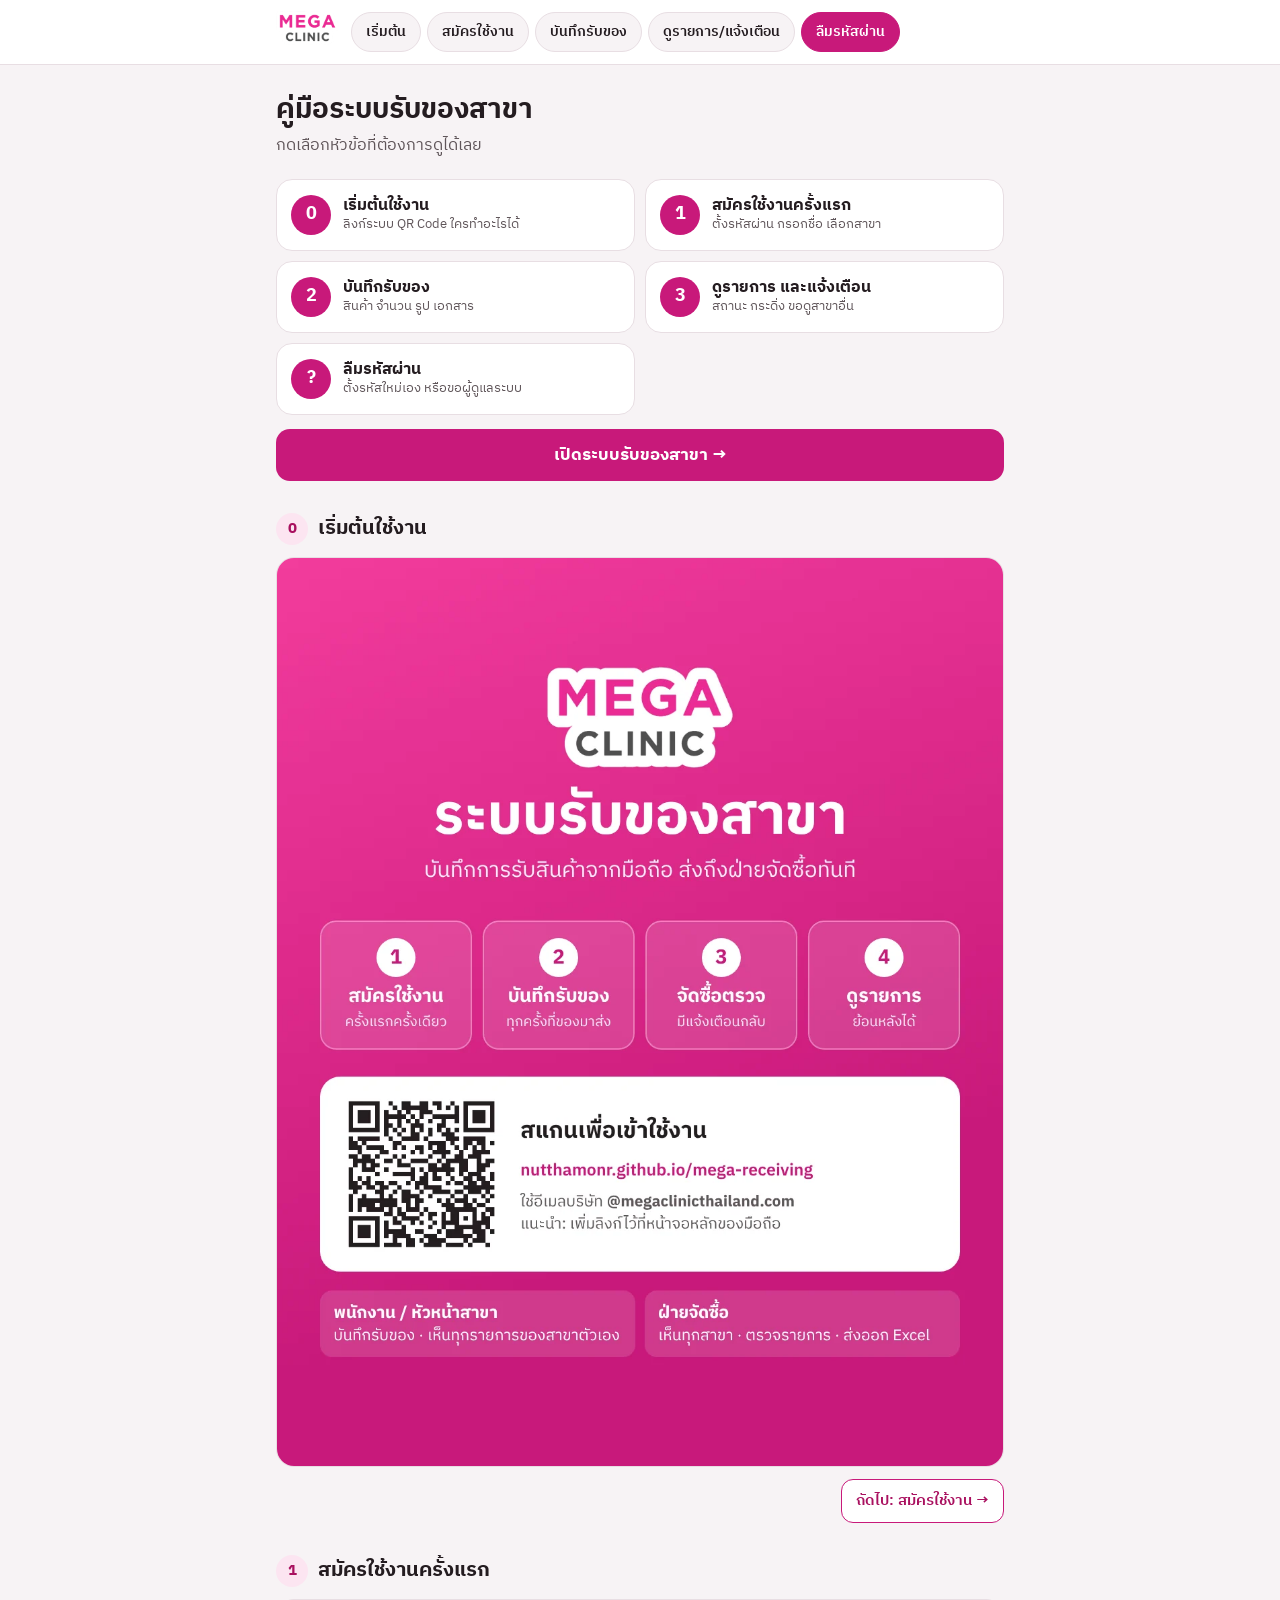
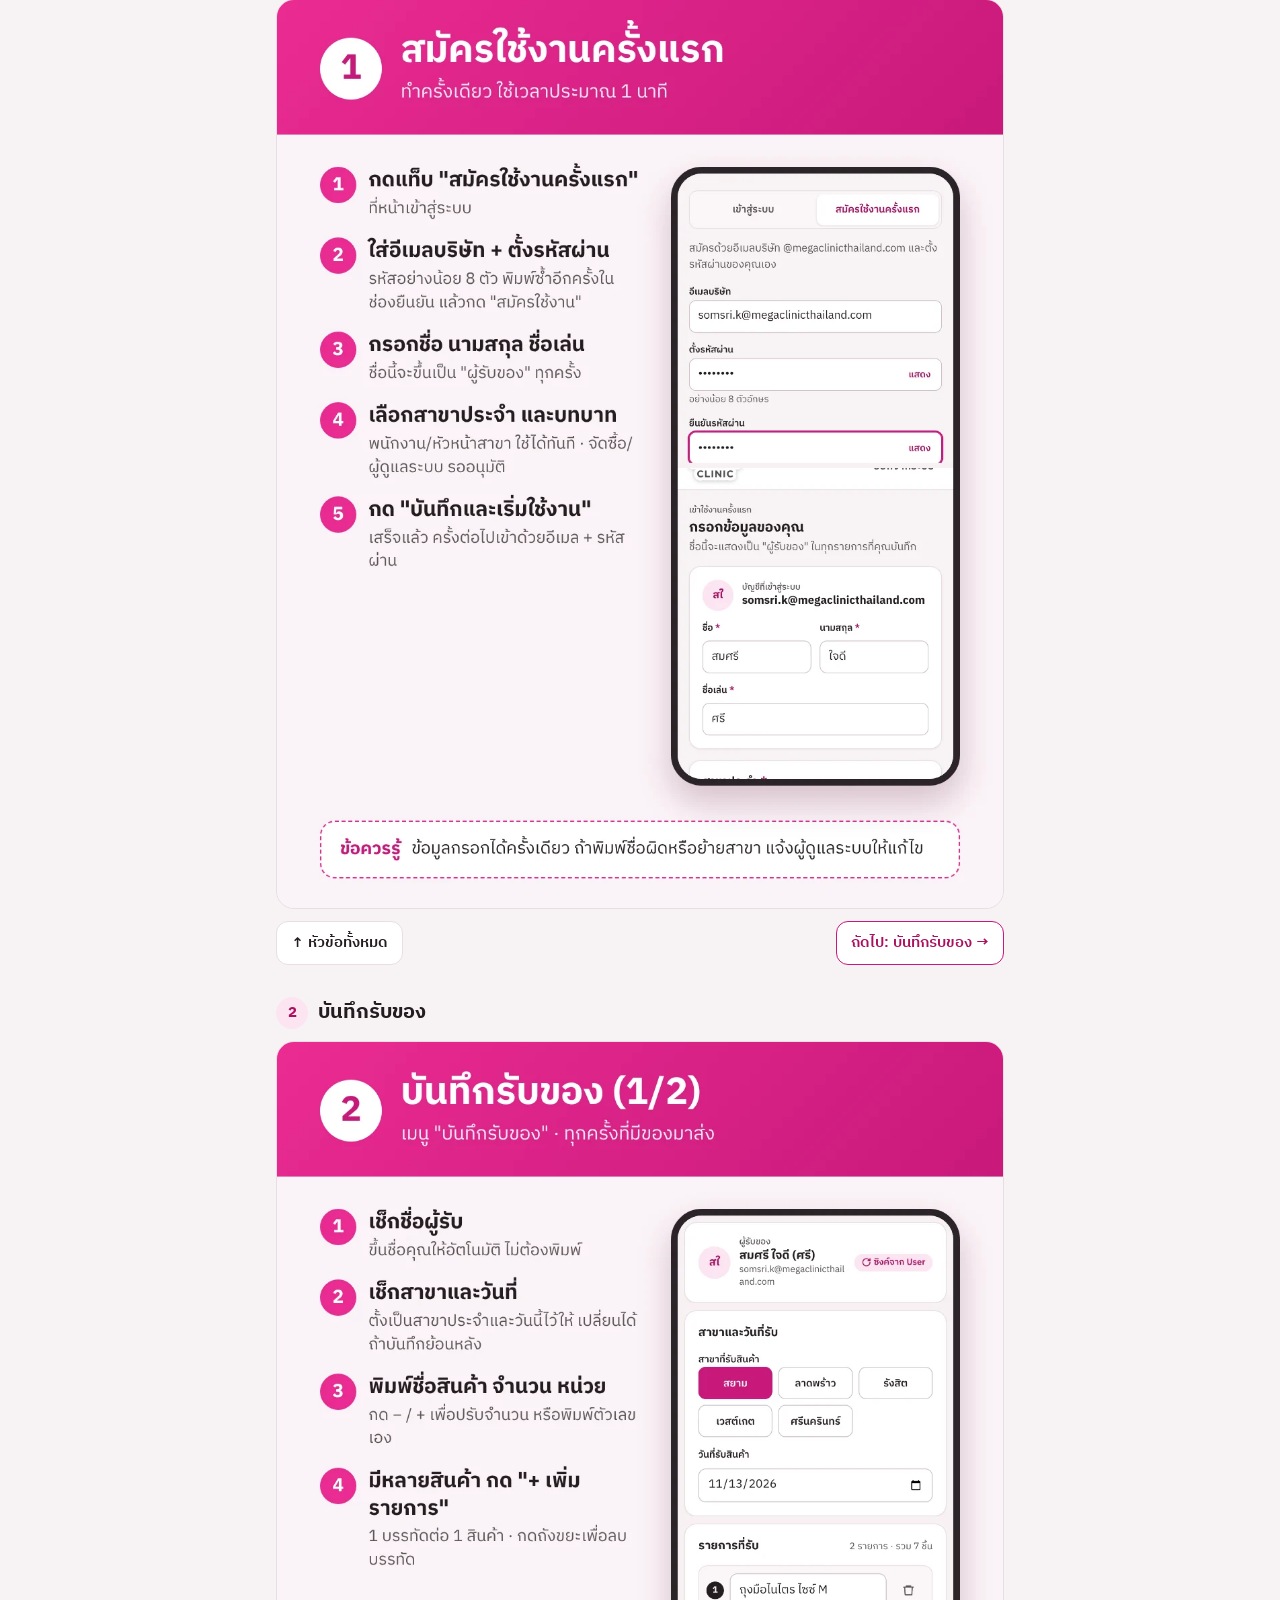
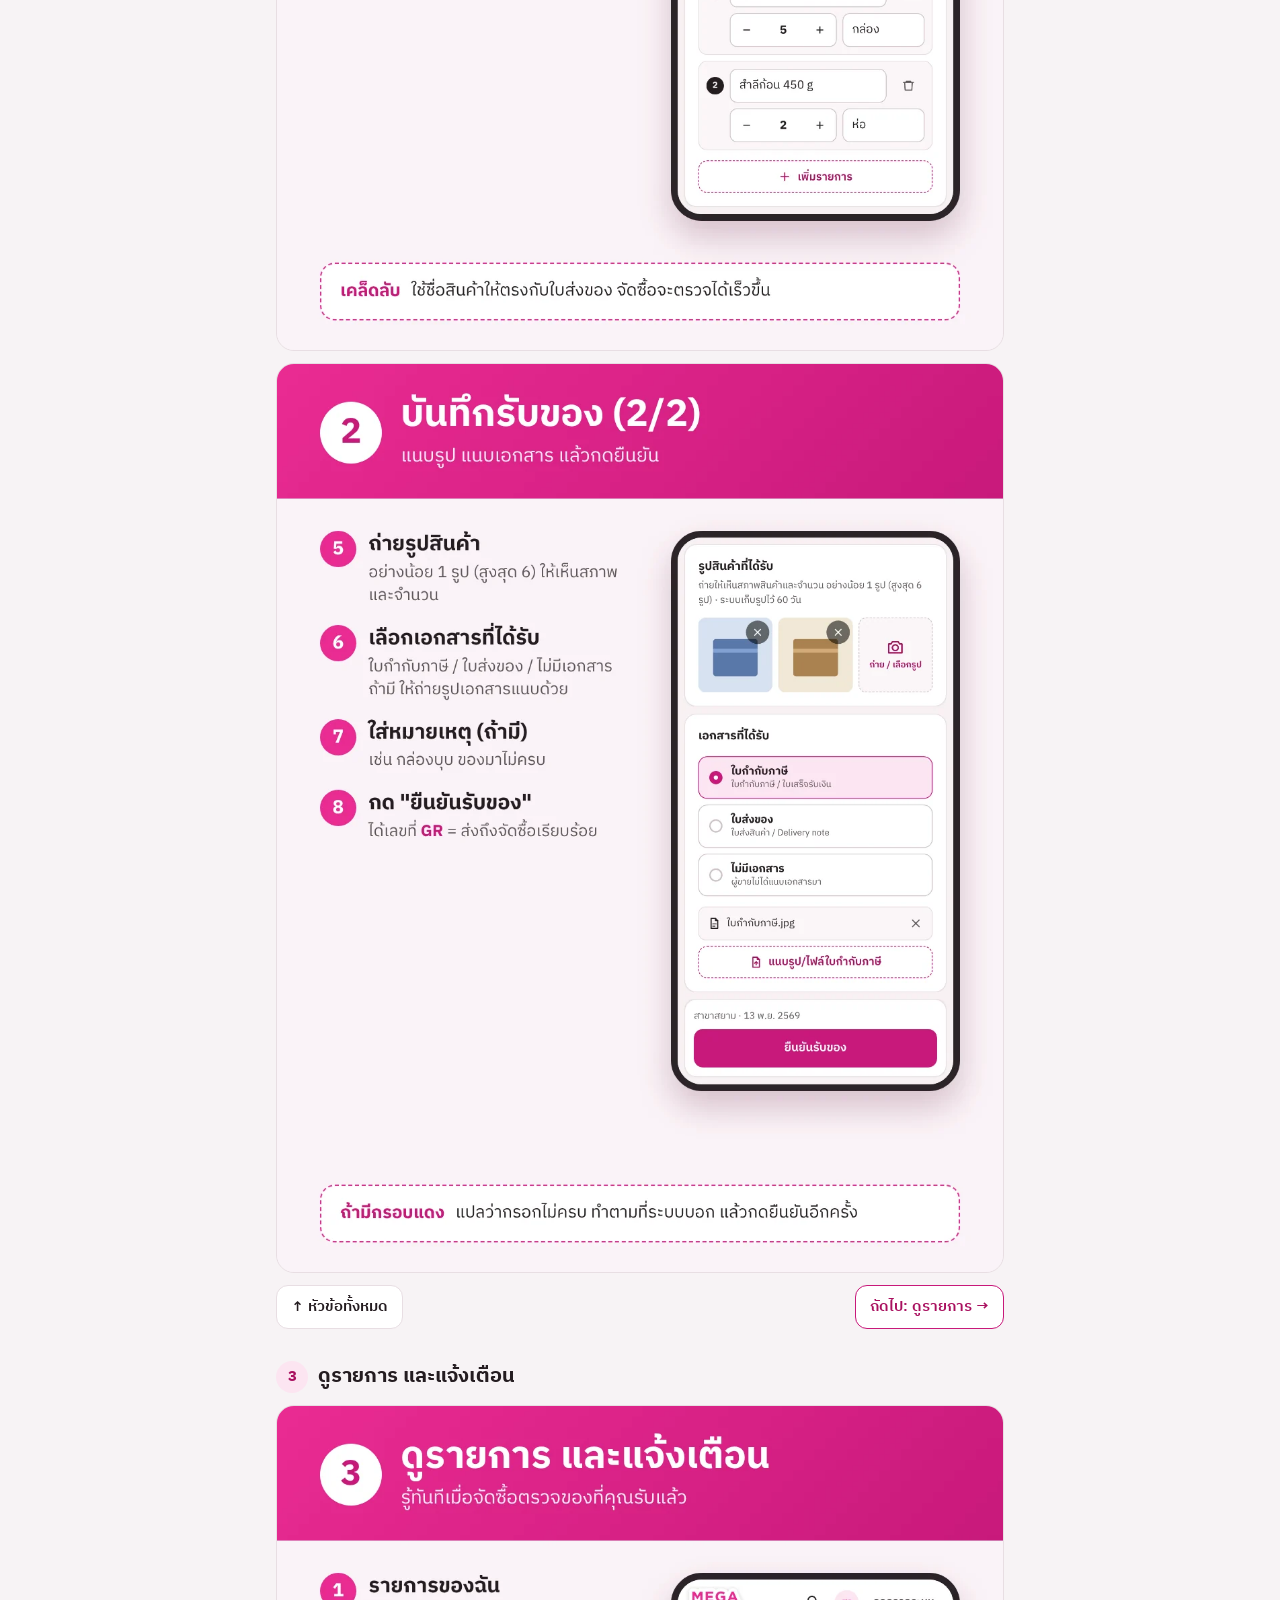
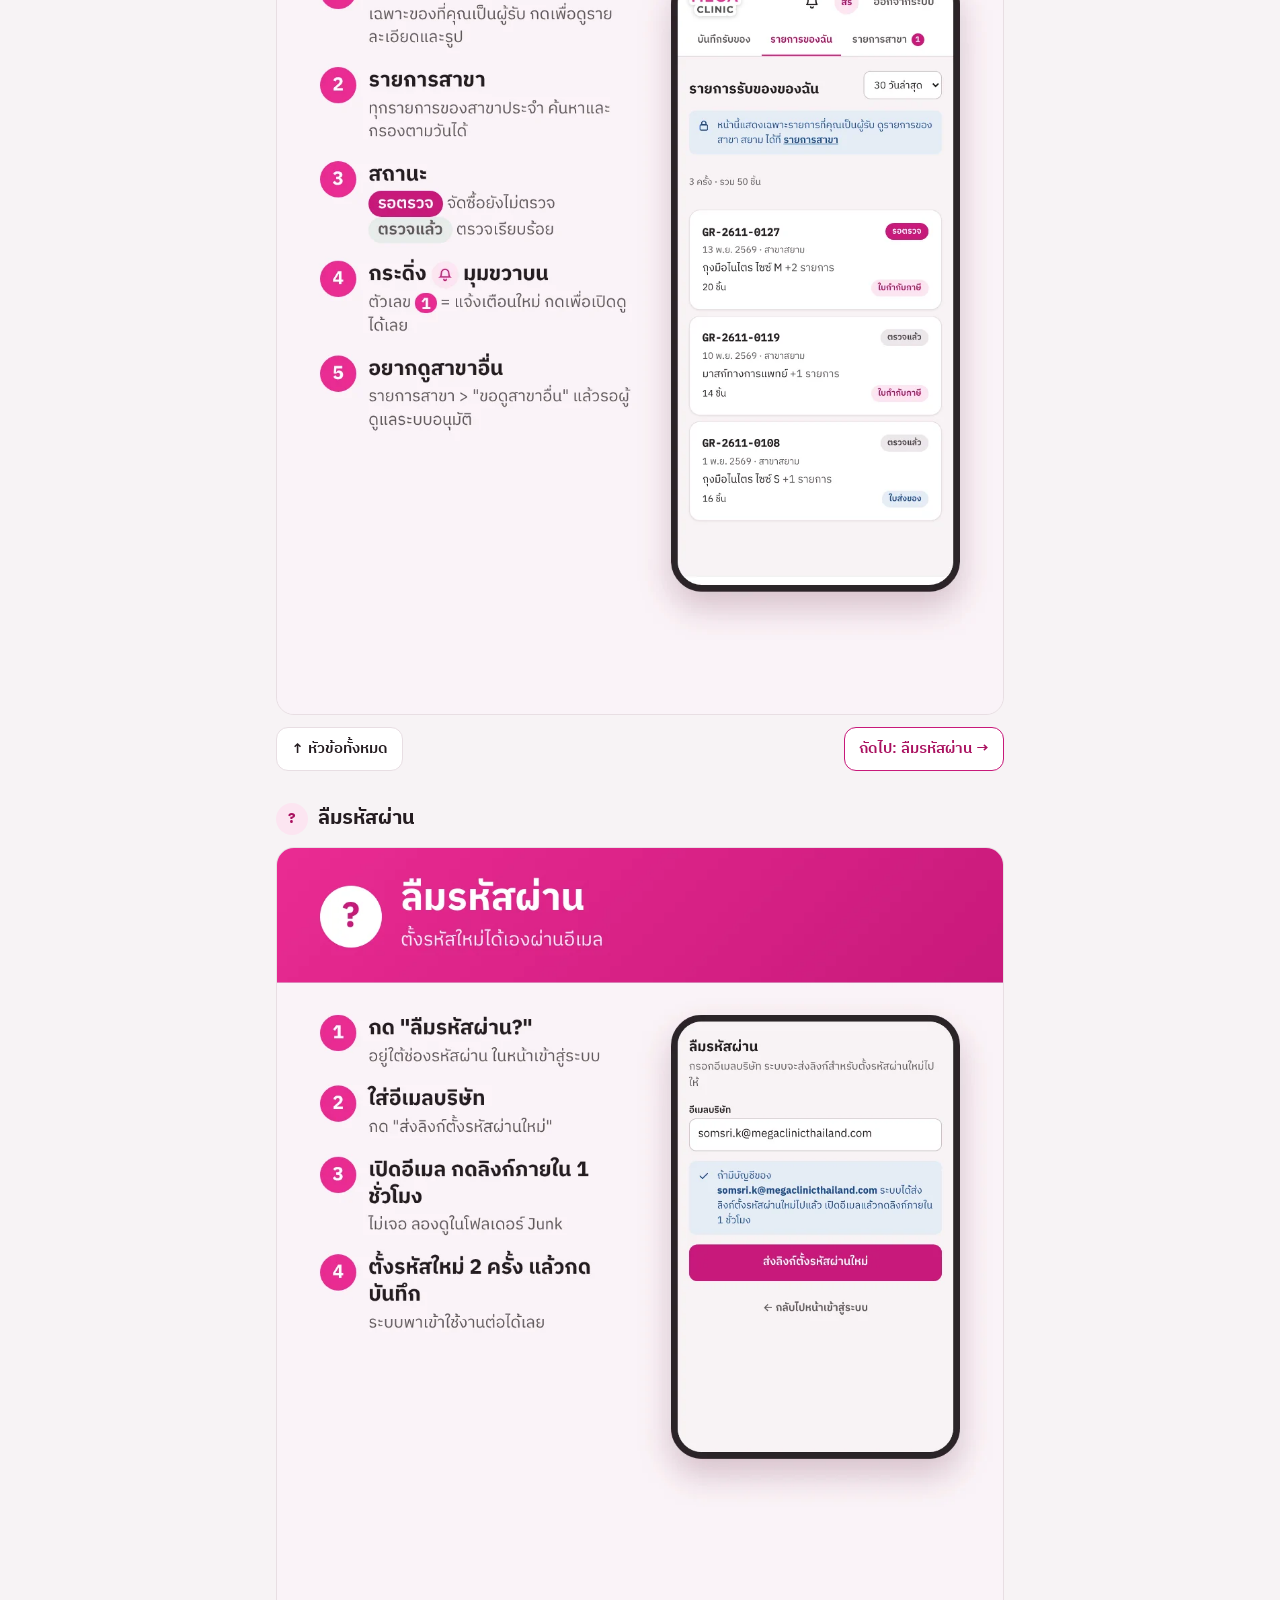
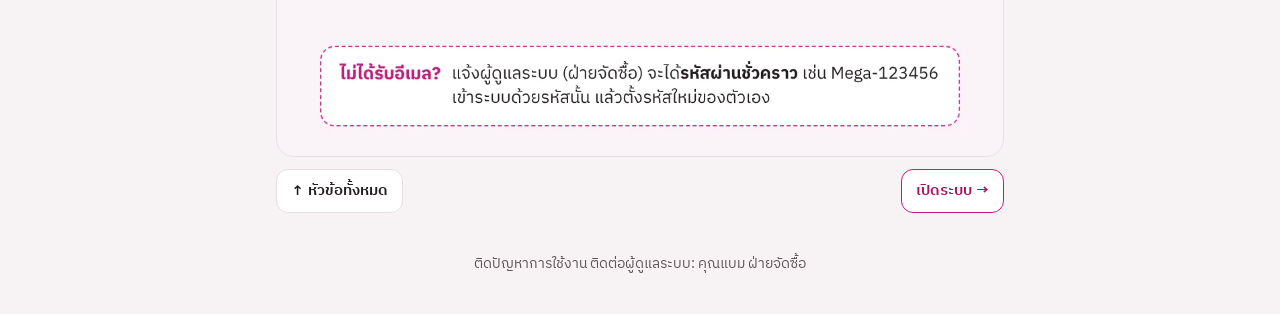
<file: guide/index.html>
<!doctype html>
<html lang="th">
<head>
<meta charset="utf-8">
<meta name="viewport" content="width=device-width, initial-scale=1, viewport-fit=cover">
<meta name="theme-color" content="#C8197A">
<title>คู่มือระบบรับของสาขา · MEGA Clinic</title>
<link rel="preconnect" href="https://fonts.googleapis.com">
<link rel="preconnect" href="https://fonts.gstatic.com" crossorigin>
<link rel="stylesheet" href="https://fonts.googleapis.com/css2?family=IBM+Plex+Sans+Thai:wght@400;500;600;700&display=swap">
<link rel="apple-touch-icon" href="../images/logo.png">
<style>
/* Layout: one column of guide cards; sticky topic bar on top; big topic buttons first */
:root {
  --bg: #F7F3F5; --surface: #FFFFFF; --fg: #241C20; --muted: #5F5559; --line: #E8DEE3;
  --accent: #C8197A; --accent-soft: #FCE5F1; --accent-ink: #A9105F; --on-accent: #FFFFFF;
  --font: 'IBM Plex Sans Thai', 'Noto Sans Thai', 'Leelawadee UI', Tahoma, system-ui, sans-serif;
}
@media (prefers-color-scheme: dark) {
  :root { --bg: #141013; --surface: #1D171A; --fg: #F2EAEE; --muted: #B0A1A9; --line: #362C31;
          --accent: #F06AB0; --accent-soft: #46162F; --accent-ink: #F7A6D0; --on-accent: #2A0518; color-scheme: dark; }
}
* { box-sizing: border-box; }
html { scroll-behavior: smooth; scroll-padding-top: 72px; }
@media (prefers-reduced-motion: reduce) { html { scroll-behavior: auto; } }
body { margin: 0; background: var(--bg); color: var(--fg); font-family: var(--font); font-size: 16px; line-height: 1.55; }
a { color: var(--accent-ink); }
:focus-visible { outline: 3px solid var(--accent); outline-offset: 2px; border-radius: 8px; }
.wrap { max-width: 760px; margin: 0 auto; padding-left: max(16px, env(safe-area-inset-left, 0px)); padding-right: max(16px, env(safe-area-inset-right, 0px)); }

body::before { content: ""; position: fixed; inset: 0 0 auto; height: env(safe-area-inset-top, 0px); background: var(--surface); z-index: 10; }
.bar { position: sticky; top: env(safe-area-inset-top, 0px); z-index: 5; background: var(--surface); border-bottom: 1px solid var(--line); }
.bar-in { display: flex; align-items: center; gap: 10px; padding-block: 8px; }
.bar img { height: 34px; width: auto; flex-shrink: 0; }
.chips { display: flex; gap: 6px; overflow-x: auto; scrollbar-width: none; padding: 4px 2px; }
.chips::-webkit-scrollbar { display: none; }
.chip { flex-shrink: 0; text-decoration: none; color: var(--fg); background: var(--bg); border: 1px solid var(--line); border-radius: 999px; padding: 8px 14px; font-size: 14px; font-weight: 600; min-height: 40px; display: inline-flex; align-items: center; white-space: nowrap; }
.chip.is-on { background: var(--accent); color: var(--on-accent); border-color: var(--accent); }

.hero { padding-block: 28px 8px; }
.hero h1 { margin: 0; font-size: 28px; line-height: 1.25; text-wrap: balance; }
.hero p { margin: 6px 0 0; color: var(--muted); }
.toc { display: grid; grid-template-columns: repeat(2, minmax(0, 1fr)); gap: 10px; margin: 20px 0 8px; }
.toc a { display: flex; align-items: center; gap: 12px; text-decoration: none; color: var(--fg); background: var(--surface); border: 1px solid var(--line); border-radius: 16px; padding: 14px; min-height: 72px; }
.toc a:hover { border-color: var(--accent); }
.toc .n { width: 40px; height: 40px; border-radius: 50%; background: var(--accent); color: var(--on-accent); font-weight: 700; font-size: 18px; display: flex; align-items: center; justify-content: center; flex-shrink: 0; }
.toc b { display: block; font-size: 16px; line-height: 1.3; }
.toc small { display: block; color: var(--muted); font-size: 13px; line-height: 1.35; }
.open-app { display: flex; justify-content: center; align-items: center; gap: 8px; margin: 14px 0 0; min-height: 52px; border-radius: 14px; background: var(--accent); color: var(--on-accent); text-decoration: none; font-weight: 700; font-size: 17px; }

section { padding-block: 24px 8px; }
section h2 { margin: 0 0 12px; font-size: 20px; display: flex; align-items: center; gap: 10px; }
section h2 .n { width: 32px; height: 32px; border-radius: 50%; background: var(--accent-soft); color: var(--accent-ink); font-size: 15px; display: inline-flex; align-items: center; justify-content: center; flex-shrink: 0; }
.shot { display: block; width: 100%; max-width: 100%; height: auto; aspect-ratio: 1080 / 1350; border-radius: 18px; border: 1px solid var(--line); background: var(--surface); }
.nav { display: flex; justify-content: space-between; gap: 10px; margin-top: 12px; }
.nav a { text-decoration: none; font-weight: 600; font-size: 15px; min-height: 44px; display: inline-flex; align-items: center; padding: 0 14px; border-radius: 12px; background: var(--surface); border: 1px solid var(--line); color: var(--fg); }
.nav a.next { margin-left: auto; color: var(--accent-ink); border-color: var(--accent); }
footer { padding-block: 32px calc(40px + env(safe-area-inset-bottom, 0px)); color: var(--muted); font-size: 14px; text-align: center; }
@media (max-width: 420px) { .toc { grid-template-columns: minmax(0, 1fr); } .toc a { min-height: 60px; } }
</style>
</head>
<body>

<header class="bar">
  <div class="wrap bar-in">
    <a href="#top" aria-label="ไปด้านบน"><img src="../images/logo.png" alt="MEGA Clinic"></a>
    <nav class="chips" aria-label="หัวข้อคู่มือ">
      <a class="chip" href="#start">เริ่มต้น</a>
      <a class="chip" href="#signup">สมัครใช้งาน</a>
      <a class="chip" href="#receive">บันทึกรับของ</a>
      <a class="chip" href="#list">ดูรายการ/แจ้งเตือน</a>
      <a class="chip" href="#password">ลืมรหัสผ่าน</a>
    </nav>
  </div>
</header>

<main class="wrap" id="top">
  <div class="hero">
    <h1>คู่มือระบบรับของสาขา</h1>
    <p>กดเลือกหัวข้อที่ต้องการดูได้เลย</p>
    <div class="toc">
      <a href="#start"><span class="n">0</span><span><b>เริ่มต้นใช้งาน</b><small>ลิงก์ระบบ QR Code ใครทำอะไรได้</small></span></a>
      <a href="#signup"><span class="n">1</span><span><b>สมัครใช้งานครั้งแรก</b><small>ตั้งรหัสผ่าน กรอกชื่อ เลือกสาขา</small></span></a>
      <a href="#receive"><span class="n">2</span><span><b>บันทึกรับของ</b><small>สินค้า จำนวน รูป เอกสาร</small></span></a>
      <a href="#list"><span class="n">3</span><span><b>ดูรายการ และแจ้งเตือน</b><small>สถานะ กระดิ่ง ขอดูสาขาอื่น</small></span></a>
      <a href="#password"><span class="n">?</span><span><b>ลืมรหัสผ่าน</b><small>ตั้งรหัสใหม่เอง หรือขอผู้ดูแลระบบ</small></span></a>
    </div>
    <a class="open-app" href="../">เปิดระบบรับของสาขา →</a>
  </div>

  <section id="start" aria-labelledby="h-start">
    <h2 id="h-start"><span class="n">0</span>เริ่มต้นใช้งาน</h2>
    <img class="shot" src="img/start.webp" width="1080" height="1350" alt="ภาพรวม: สมัครใช้งาน บันทึกรับของ จัดซื้อตรวจ ดูรายการ พร้อม QR Code เข้าระบบ ใช้อีเมล @megaclinicthailand.com">
    <div class="nav"><a class="next" href="#signup">ถัดไป: สมัครใช้งาน →</a></div>
  </section>

  <section id="signup" aria-labelledby="h-signup">
    <h2 id="h-signup"><span class="n">1</span>สมัครใช้งานครั้งแรก</h2>
    <img class="shot" src="img/signup.webp" width="1080" height="1350" loading="lazy" alt="ขั้นตอนสมัคร: กดแท็บสมัครใช้งานครั้งแรก ใส่อีเมลและตั้งรหัสผ่าน 8 ตัวขึ้นไป กรอกชื่อ นามสกุล ชื่อเล่น เลือกสาขาประจำและบทบาท แล้วกดบันทึกและเริ่มใช้งาน">
    <div class="nav"><a href="#top">↑ หัวข้อทั้งหมด</a><a class="next" href="#receive">ถัดไป: บันทึกรับของ →</a></div>
  </section>

  <section id="receive" aria-labelledby="h-receive">
    <h2 id="h-receive"><span class="n">2</span>บันทึกรับของ</h2>
    <img class="shot" src="img/receive-1.webp" width="1080" height="1350" loading="lazy" alt="บันทึกรับของตอนที่ 1: เช็กชื่อผู้รับ สาขาและวันที่ พิมพ์ชื่อสินค้า จำนวน หน่วย และกดเพิ่มรายการ">
    <img class="shot" src="img/receive-2.webp" width="1080" height="1350" loading="lazy" alt="บันทึกรับของตอนที่ 2: ถ่ายรูปสินค้า เลือกเอกสารที่ได้รับ ใส่หมายเหตุ แล้วกดยืนยันรับของเพื่อรับเลขที่ GR" style="margin-top:12px">
    <div class="nav"><a href="#top">↑ หัวข้อทั้งหมด</a><a class="next" href="#list">ถัดไป: ดูรายการ →</a></div>
  </section>

  <section id="list" aria-labelledby="h-list">
    <h2 id="h-list"><span class="n">3</span>ดูรายการ และแจ้งเตือน</h2>
    <img class="shot" src="img/list.webp" width="1080" height="1350" loading="lazy" alt="ดูรายการของฉันและรายการสาขา สถานะรอตรวจและตรวจแล้ว กระดิ่งแจ้งเตือน และการขอดูสาขาอื่น">
    <div class="nav"><a href="#top">↑ หัวข้อทั้งหมด</a><a class="next" href="#password">ถัดไป: ลืมรหัสผ่าน →</a></div>
  </section>

  <section id="password" aria-labelledby="h-password">
    <h2 id="h-password"><span class="n">?</span>ลืมรหัสผ่าน</h2>
    <img class="shot" src="img/password.webp" width="1080" height="1350" loading="lazy" alt="ลืมรหัสผ่าน: กดลืมรหัสผ่าน ใส่อีเมล กดลิงก์ในอีเมลภายใน 1 ชั่วโมง แล้วตั้งรหัสใหม่ ถ้าไม่ได้รับอีเมลให้ขอรหัสชั่วคราวจากผู้ดูแลระบบ">
    <div class="nav"><a href="#top">↑ หัวข้อทั้งหมด</a><a class="next" href="../">เปิดระบบ →</a></div>
  </section>
</main>

<footer>ติดปัญหาการใช้งาน ติดต่อผู้ดูแลระบบ: คุณแบม ฝ่ายจัดซื้อ</footer>

<script>
// ไฮไลต์หัวข้อที่กำลังดูอยู่ในแถบด้านบน
(function () {
  var chips = Array.prototype.slice.call(document.querySelectorAll('.chip'));
  var map = {}; chips.forEach(function (c) { map[c.getAttribute('href').slice(1)] = c; });
  function setOn(id) {
    chips.forEach(function (c) { c.classList.toggle('is-on', c === map[id]); });
    var c = map[id]; if (c) c.parentNode.scrollTo({ left: c.offsetLeft - c.parentNode.offsetLeft - 8, behavior: 'smooth' });
  }
  if (!('IntersectionObserver' in window)) return;
  var io = new IntersectionObserver(function (entries) {
    entries.forEach(function (e) { if (e.isIntersecting) setOn(e.target.id); });
  }, { rootMargin: '-40% 0px -55% 0px' });
  Object.keys(map).forEach(function (id) { var s = document.getElementById(id); if (s) io.observe(s); });
})();
</script>
</body>
</html>
</file>
